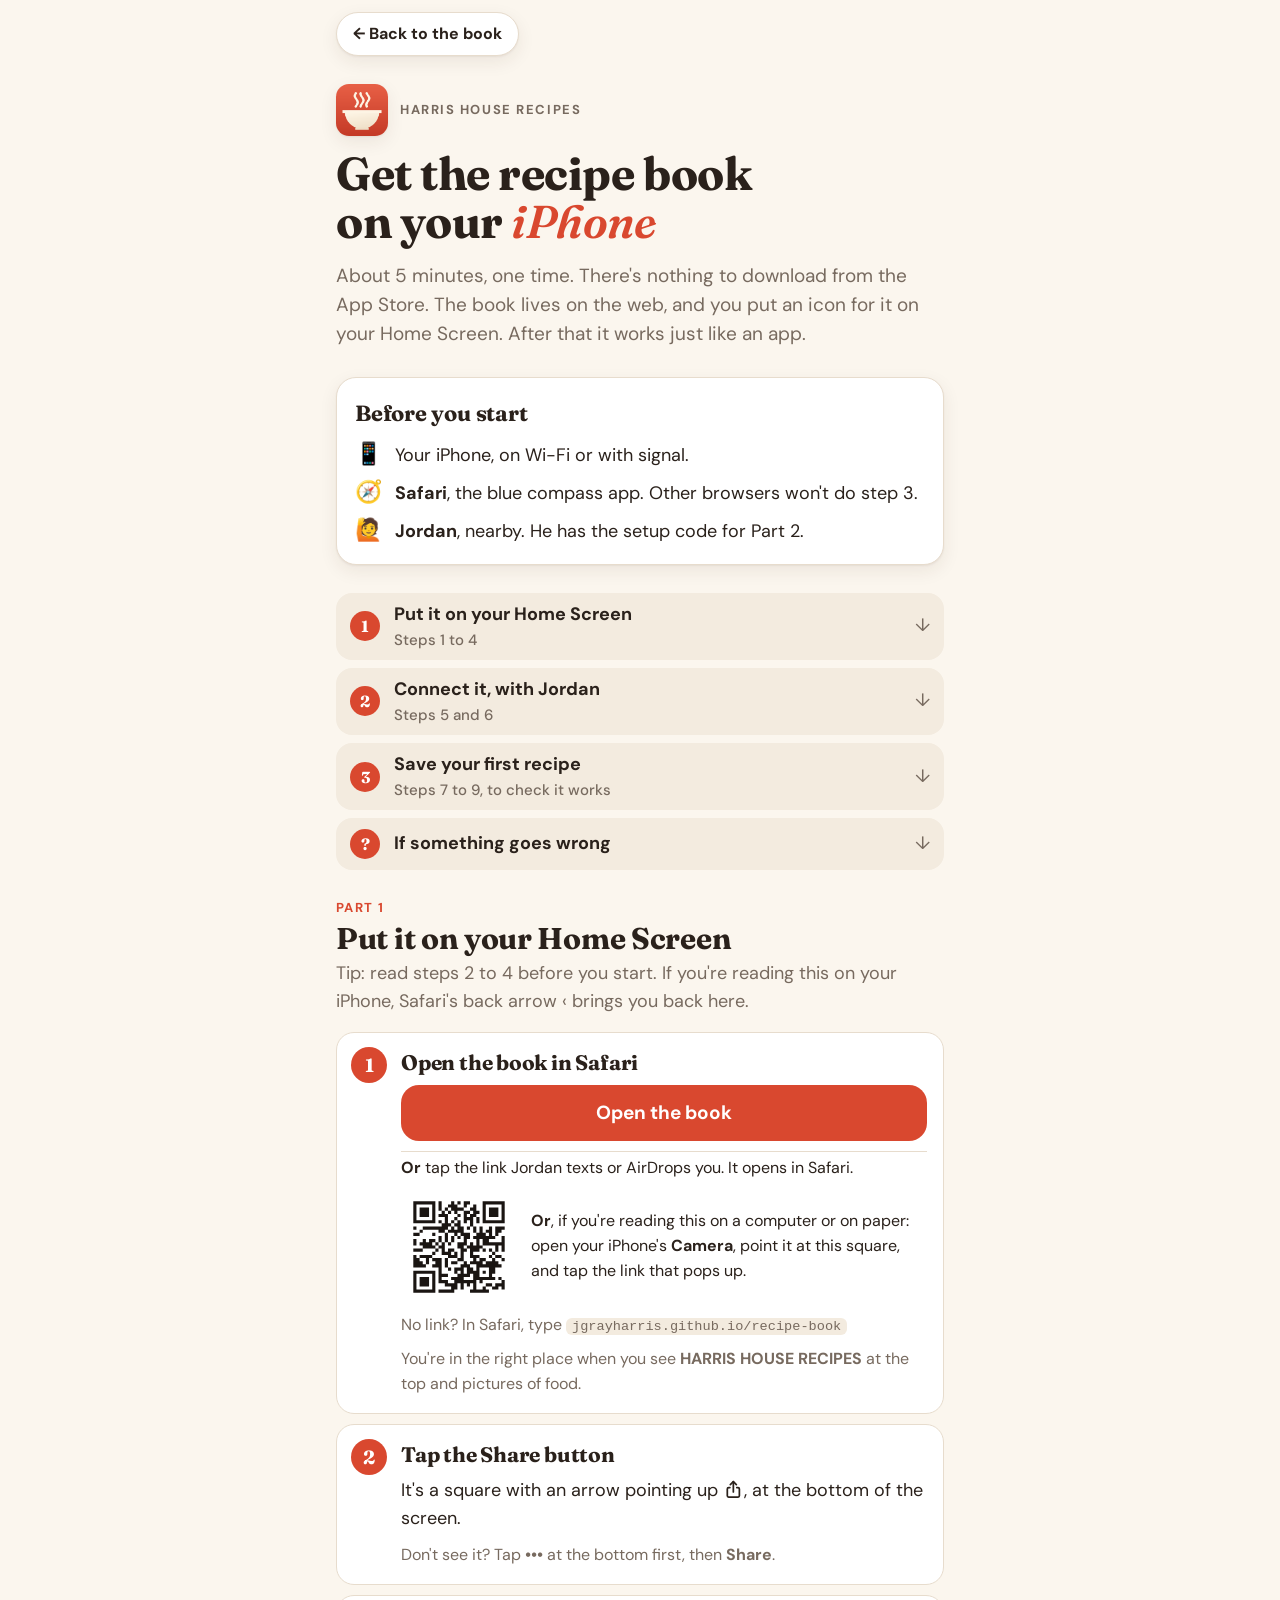
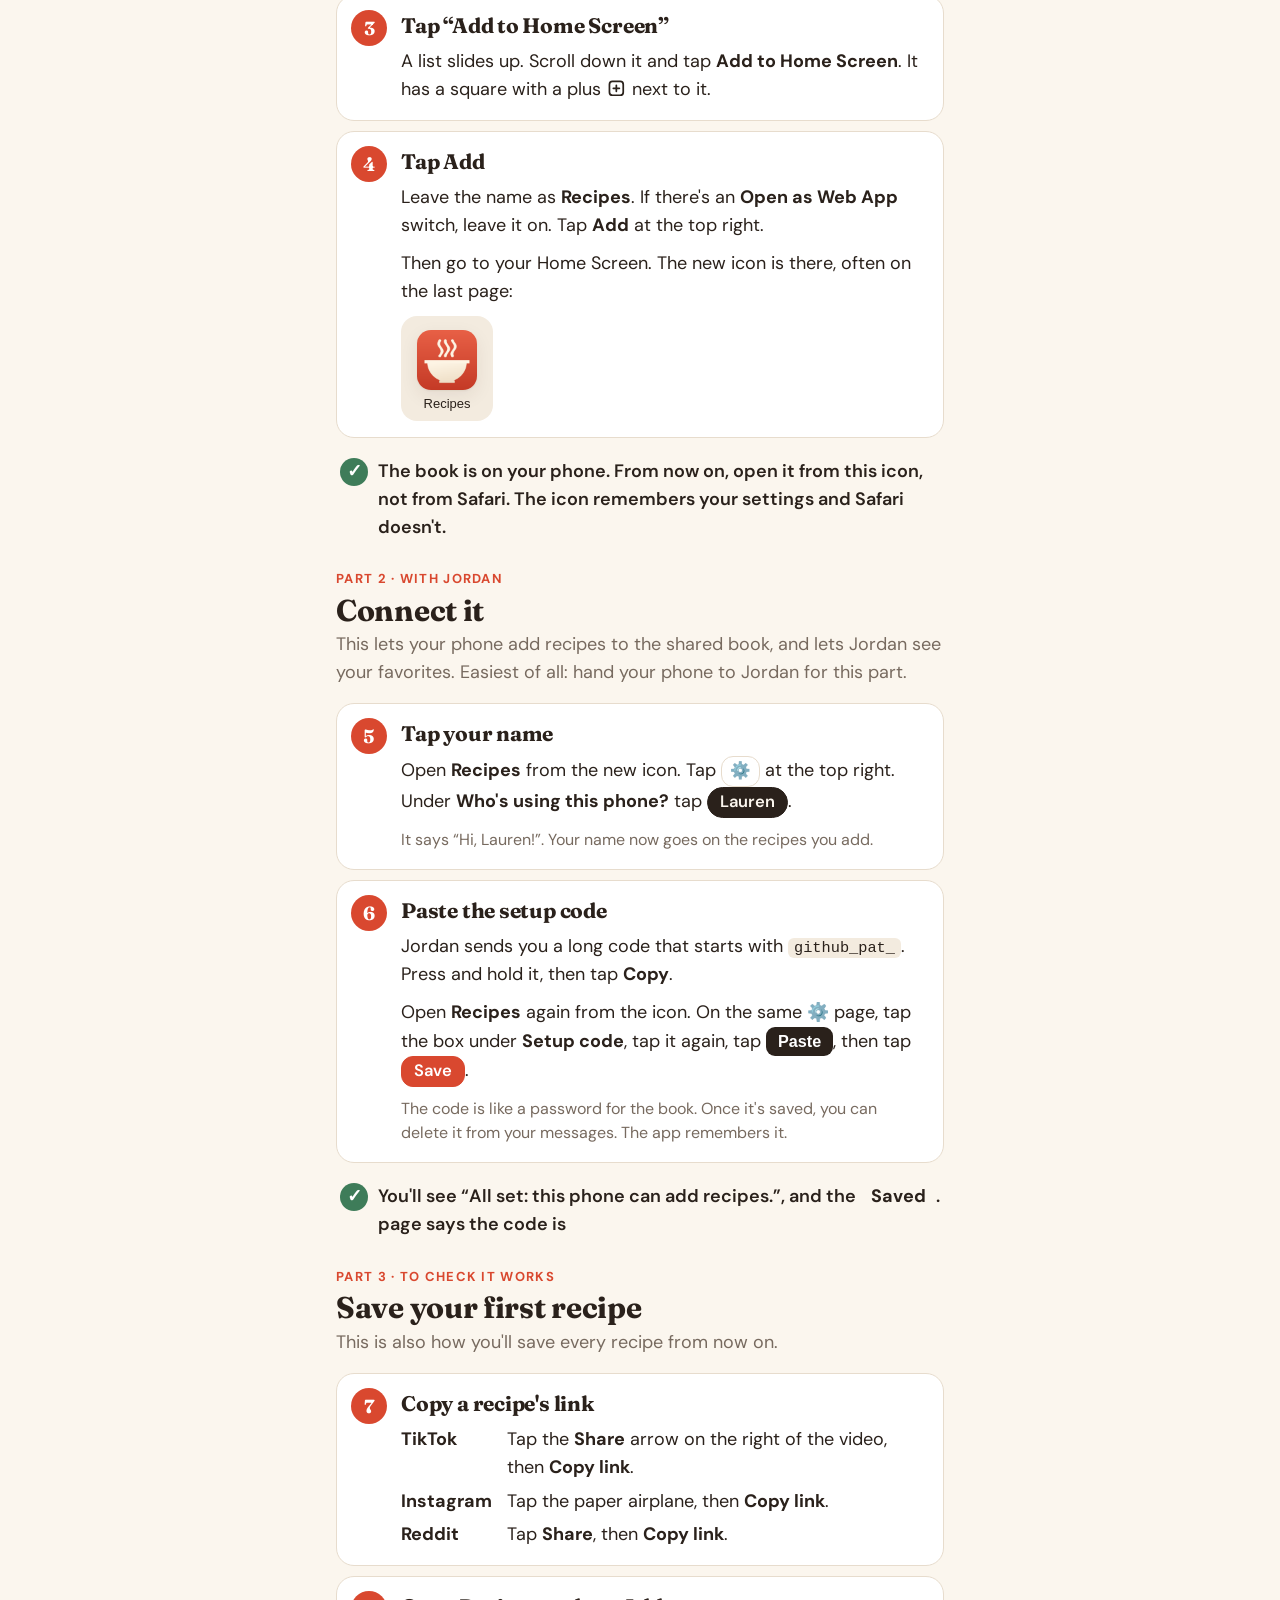
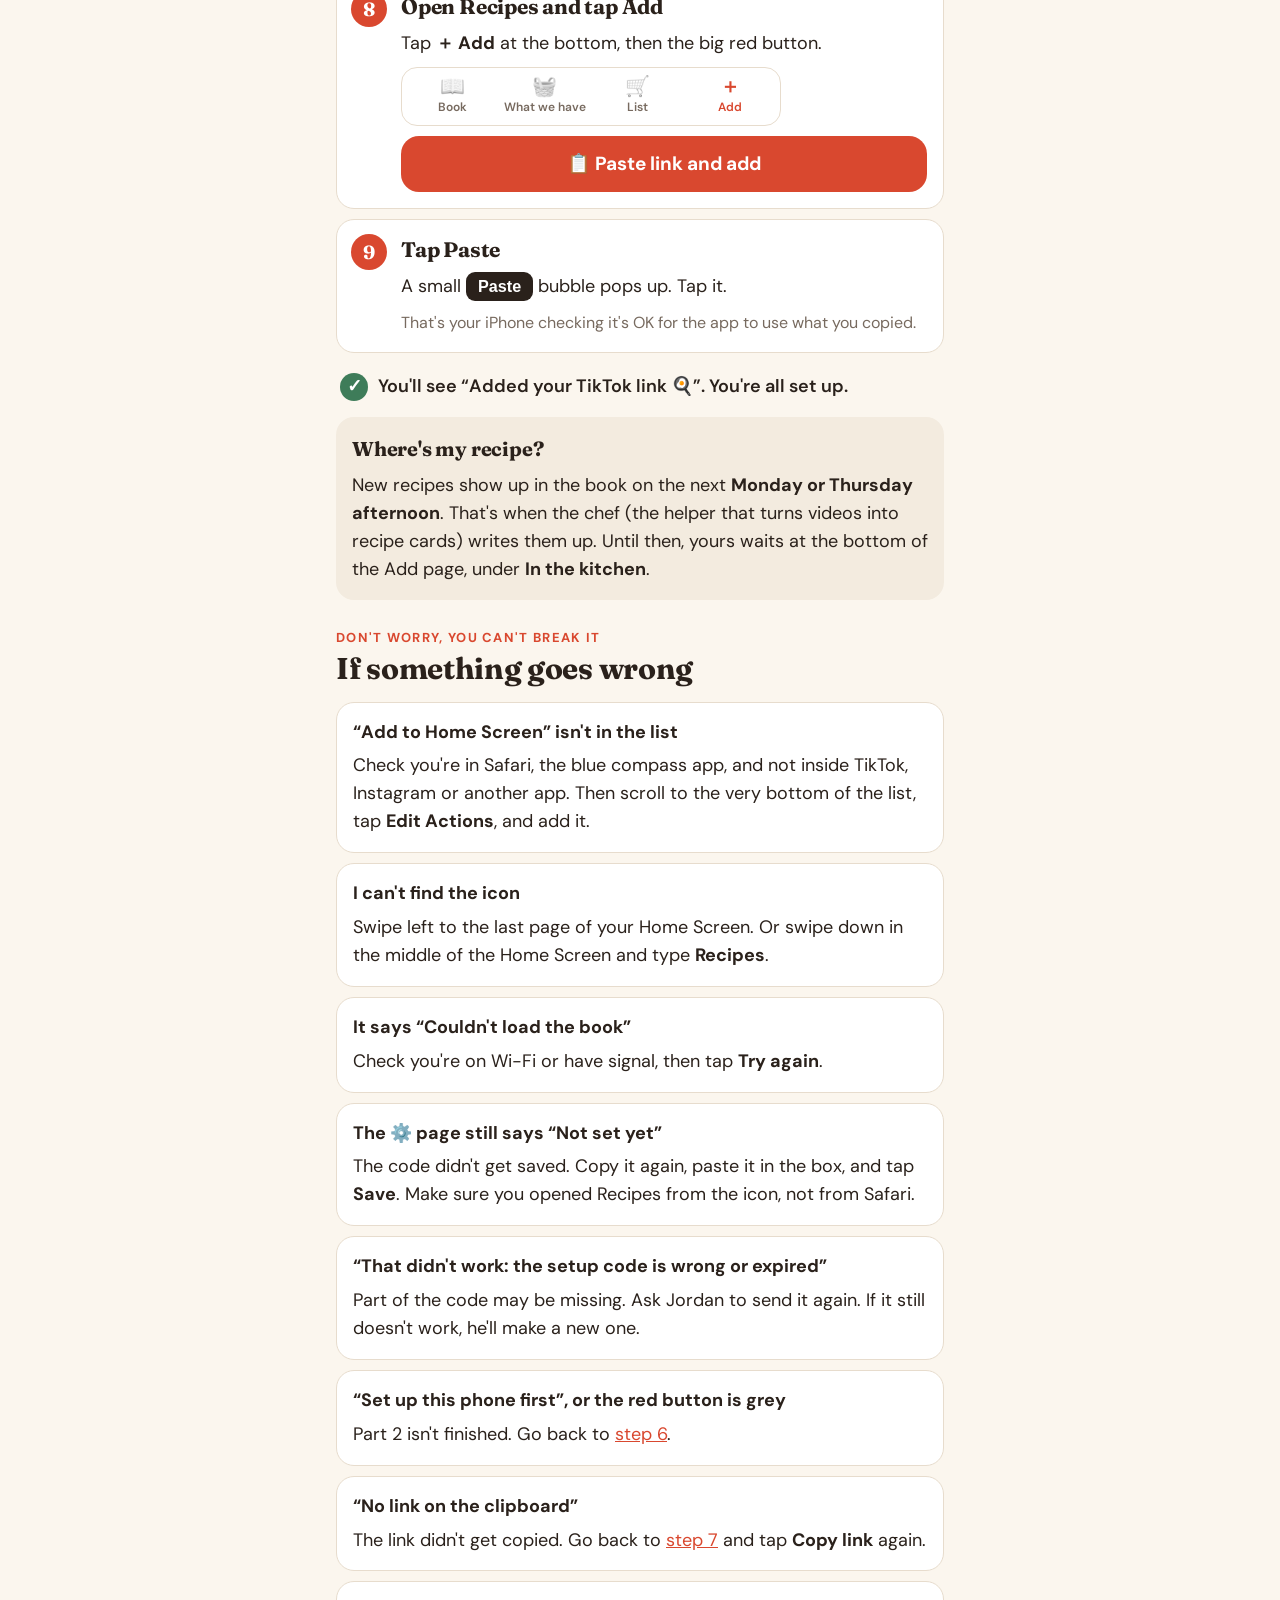
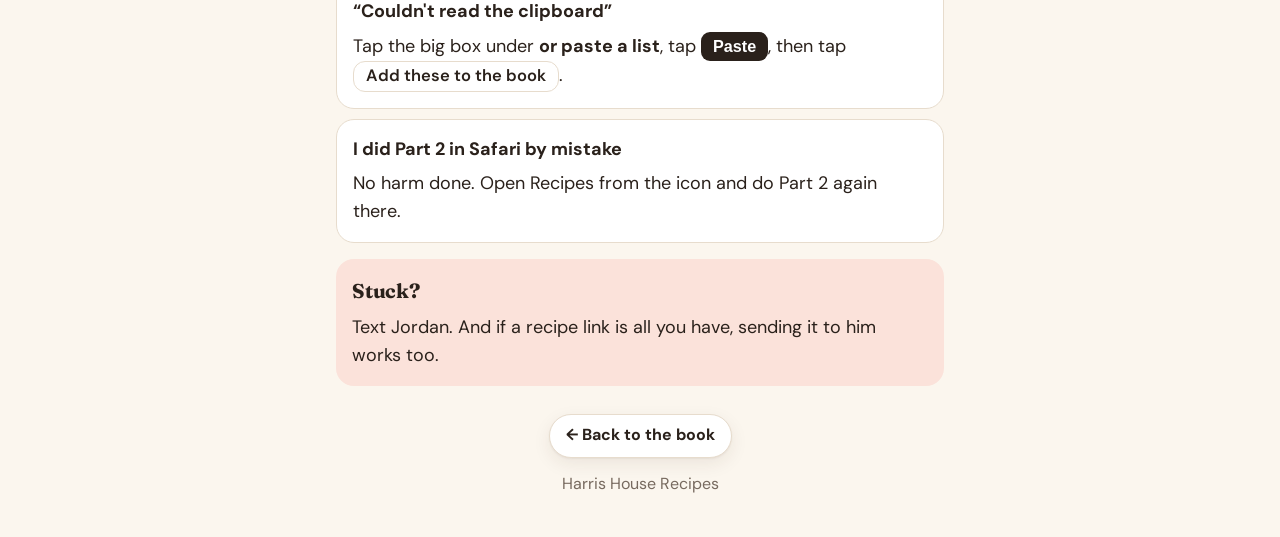
<file: app/setup.html>
<!doctype html>
<html lang="en">
<head>
<meta charset="utf-8">
<meta name="viewport" content="width=device-width, initial-scale=1, viewport-fit=cover">
<meta name="theme-color" content="#fbf6ee" media="(prefers-color-scheme: light)">
<meta name="theme-color" content="#1a1512" media="(prefers-color-scheme: dark)">
<meta name="color-scheme" content="light dark">
<link rel="apple-touch-icon" href="icon-180.png">
<link rel="icon" href="icon-180.png">
<title>Setup Guide · Harris House Recipes</title>
<meta name="claude:viewport-fit-sides" content="cover">
<link rel="preconnect" href="https://fonts.googleapis.com">
<link rel="preconnect" href="https://fonts.gstatic.com" crossorigin>
<link rel="stylesheet" href="https://fonts.googleapis.com/css2?family=DM+Sans:opsz,wght@9..40,400..700&family=Fraunces:opsz,wght@9..144,500..800&display=swap">
<!--
  The setup guide: getting the book onto a new iPhone, connecting it, and saving a first recipe.
  Written for Lauren. A plain page on its own (app.js doesn't run here); Settings and the Add page
  link to it, and it can be texted as jgrayharris.github.io/recipe-book/setup.html.
  Button labels copy the app's real ones: if a label changes in app.js, change it here too.
  The QR code is the book's address (https://jgrayharris.github.io/recipe-book/).
-->
<style>
/* One phone-width column. Three parts of numbered steps, with the app's real buttons copied inline
   so they match what's on screen. Colors and type are the app's own. */
:root {
  --bg: #fbf6ee; --surface: #ffffff; --surface-2: #f3ebdf; --line: #e7dccd;
  --ink: #2a211b; --muted: #776a5f;
  --accent: #d9482f; --accent-ink: #ffffff; --accent-soft: #fbe2da;
  --ok: #3e7c59;
  --bubble: #2a211b; --bubble-ink: #ffffff;
  --qr-bg: #ffffff; --qr-ink: #1a1512;
  --shadow: 0 1px 2px rgba(60, 40, 20, .06), 0 6px 18px rgba(60, 40, 20, .08);
  --display: "Fraunces", Georgia, "Times New Roman", serif;
  --body: "DM Sans", -apple-system, BlinkMacSystemFont, "Segoe UI", Roboto, sans-serif;
}
@media (prefers-color-scheme: dark) {
  :root:not([data-theme="light"]) {
    --bg: #1a1512; --surface: #241d19; --surface-2: #2f2722; --line: #3b312b;
    --ink: #f3eadf; --muted: #b0a296;
    --accent: #f0694f; --accent-ink: #1a1512; --accent-soft: #3d231c;
    --ok: #7cc39a;
    --bubble: #f3eadf; --bubble-ink: #1a1512;
    --shadow: 0 1px 2px rgba(0, 0, 0, .3), 0 6px 18px rgba(0, 0, 0, .25);
    color-scheme: dark;
  }
}
:root[data-theme="dark"] {
  --bg: #1a1512; --surface: #241d19; --surface-2: #2f2722; --line: #3b312b;
  --ink: #f3eadf; --muted: #b0a296;
  --accent: #f0694f; --accent-ink: #1a1512; --accent-soft: #3d231c;
  --ok: #7cc39a;
  --bubble: #f3eadf; --bubble-ink: #1a1512;
  --shadow: 0 1px 2px rgba(0, 0, 0, .3), 0 6px 18px rgba(0, 0, 0, .25);
  color-scheme: dark;
}

* { box-sizing: border-box; }
html { scroll-behavior: smooth; -webkit-text-size-adjust: 100%; }
@media (prefers-reduced-motion: reduce) { html { scroll-behavior: auto; } }
body {
  margin: 0; background: var(--bg); color: var(--ink);
  font: 18px/1.55 var(--body);
  overflow-x: hidden;
}
img { display: block; max-width: 100%; }
.page {
  max-width: 640px; margin: 0 auto;
  padding-left: max(16px, env(safe-area-inset-left, 0px));
  padding-right: max(16px, env(safe-area-inset-right, 0px));
  padding-top: max(12px, env(safe-area-inset-top, 0px));
  padding-bottom: calc(40px + env(safe-area-inset-bottom, 0px));
  display: flex; flex-direction: column; gap: 28px;
}
h1, h2, h3 { font-family: var(--display); font-weight: 700; letter-spacing: -.01em; margin: 0; text-wrap: balance; }
p { margin: 0; }
a { color: var(--accent); }
a:focus-visible { outline: 3px solid var(--accent); outline-offset: 3px; border-radius: 8px; }
b { font-weight: 700; }
.ico { width: 1.15em; height: 1.15em; vertical-align: -0.18em; }

/* ---------- top ---------- */
.back {
  align-self: flex-start; display: inline-flex; align-items: center; gap: 6px;
  min-height: 44px; padding: 0 16px; border-radius: 22px;
  background: var(--surface); border: 1px solid var(--line); box-shadow: var(--shadow);
  color: var(--ink); text-decoration: none; font-size: 16px; font-weight: 700;
}
.hero { display: flex; flex-direction: column; gap: 14px; }
.brand { display: flex; align-items: center; gap: 12px; }
.brand img { width: 52px; height: 52px; border-radius: 13px; box-shadow: var(--shadow); }
.brand span { font-size: 13px; font-weight: 700; letter-spacing: .12em; color: var(--muted); }
.hero h1 { font-size: clamp(34px, 9vw, 46px); line-height: 1.05; }
.hero h1 em { font-style: italic; color: var(--accent); font-weight: 600; }
.hero p { color: var(--muted); font-size: 19px; }

.card {
  background: var(--surface); border: 1px solid var(--line); border-radius: 20px; box-shadow: var(--shadow);
  padding: 18px; display: flex; flex-direction: column; gap: 12px;
}
.card h2 { font-size: 22px; }
.need { margin: 0; padding: 0; list-style: none; display: flex; flex-direction: column; gap: 10px; }
.need li { display: grid; grid-template-columns: 32px 1fr; gap: 8px; align-items: baseline; }
.need li > span:first-child { font-size: 22px; line-height: 1; }

.parts { margin: 0; padding: 0; list-style: none; display: flex; flex-direction: column; gap: 8px; }
.parts a {
  display: grid; grid-template-columns: 34px 1fr auto; gap: 10px; align-items: center;
  min-height: 52px; padding: 8px 14px; border-radius: 16px;
  background: var(--surface-2); color: var(--ink); text-decoration: none;
}
.parts .n { width: 30px; height: 30px; border-radius: 50%; background: var(--accent); color: var(--accent-ink); display: grid; place-items: center; font: 700 16px var(--display); }
.parts .t { font-weight: 700; }
.parts .t small { display: block; font-weight: 500; color: var(--muted); font-size: 15px; }
.parts .arrow { color: var(--muted); }

/* ---------- parts ---------- */
.chapter { display: flex; flex-direction: column; gap: 16px; scroll-margin-top: calc(16px + env(safe-area-inset-top, 0px)); }
.chapter-head { display: flex; flex-direction: column; gap: 4px; }
.chapter-head .when { font-size: 13px; font-weight: 700; letter-spacing: .1em; text-transform: uppercase; color: var(--accent); }
.chapter-head h2 { font-size: 30px; line-height: 1.12; }
.chapter-head p { color: var(--muted); }

.steps { list-style: none; margin: 0; padding: 0; display: flex; flex-direction: column; gap: 10px; }
.steps > li {
  position: relative;
  background: var(--surface); border: 1px solid var(--line); border-radius: 18px;
  padding: 16px 16px 16px 64px; min-width: 0;
  display: flex; flex-direction: column; gap: 10px;
}
.steps > li::before {
  content: attr(data-n); position: absolute; left: 14px; top: 14px;
  width: 36px; height: 36px; border-radius: 50%;
  background: var(--accent); color: var(--accent-ink);
  font: 700 19px/36px var(--display); text-align: center;
}
.steps h3 { font-size: 21px; line-height: 1.25; }
.note { color: var(--muted); font-size: 16px; }
.or { display: flex; flex-direction: column; gap: 8px; padding-top: 4px; border-top: 1px solid var(--line); }
.or p { font-size: 16px; }

.where { margin: 0; padding: 0; list-style: none; display: flex; flex-direction: column; gap: 6px; }
.where li { display: grid; grid-template-columns: 96px 1fr; gap: 10px; align-items: baseline; }
.where li > span:first-child { font-weight: 700; }

.callout { background: var(--accent-soft); border-radius: 18px; padding: 16px; display: flex; flex-direction: column; gap: 8px; }
.callout h3 { font-size: 20px; }
.callout.calm { background: var(--surface-2); }
.done { display: flex; gap: 10px; align-items: flex-start; font-weight: 600; padding: 4px 4px 0; }
.done::before { content: "✓"; display: inline-grid; place-items: center; flex: none; width: 28px; height: 28px; border-radius: 50%; background: var(--ok); color: var(--surface); font-weight: 700; }

/* ---------- copies of what's on screen ---------- */
.ui {
  display: inline-flex; align-items: center; gap: 6px; vertical-align: baseline;
  padding: 2px 12px; border-radius: 12px; line-height: 1.5;
  background: var(--surface); border: 1px solid var(--line); color: var(--ink);
  font-weight: 600; font-size: .92em; white-space: nowrap;
}
.ui.primary { background: var(--accent); border-color: var(--accent); color: var(--accent-ink); }
.ui.chip { border-radius: 18px; }
.ui.chip.on { background: var(--ink); border-color: var(--ink); color: var(--bg); }
.ui.icon { padding: 2px 8px; }
.bubble {
  display: inline-block; padding: 2px 12px; border-radius: 9px; vertical-align: baseline;
  background: var(--bubble); color: var(--bubble-ink); font-weight: 600; font-size: .9em;
  font-family: -apple-system, BlinkMacSystemFont, "Segoe UI", sans-serif;
}
.big-btn {
  display: flex; align-items: center; justify-content: center; gap: 8px;
  min-height: 56px; padding: 0 18px; border-radius: 18px; font-size: 19px; font-weight: 700;
  background: var(--accent); color: var(--accent-ink); text-decoration: none;
}
.code { font-family: ui-monospace, "SF Mono", Menlo, Consolas, monospace; font-size: .85em; background: var(--surface-2); padding: 1px 6px; border-radius: 6px; overflow-wrap: anywhere; }
.homeicon { display: flex; flex-direction: column; align-items: center; gap: 6px; width: 92px; padding: 14px 0 10px; border-radius: 16px; background: var(--surface-2); }
.homeicon img { width: 60px; height: 60px; border-radius: 14px; box-shadow: var(--shadow); }
.homeicon span { font: 500 13px -apple-system, BlinkMacSystemFont, "Segoe UI", sans-serif; }
.qr { display: grid; grid-template-columns: 116px 1fr; gap: 14px; align-items: center; }
.qr svg { width: 116px; height: 116px; padding: 6px; border-radius: 12px; background: var(--qr-bg); color: var(--qr-ink); }

.tabbar {
  display: grid; grid-template-columns: repeat(4, 1fr); width: 100%; max-width: 380px;
  background: var(--surface); border: 1px solid var(--line); border-radius: 16px; padding: 8px 4px;
}
.tabbar span { display: flex; flex-direction: column; align-items: center; gap: 2px; font-size: 12px; font-weight: 600; color: var(--muted); }
.tabbar span i { font-style: normal; font-size: 20px; line-height: 1; filter: grayscale(1); opacity: .6; }
.tabbar span.on { color: var(--accent); }
.tabbar span.on i { filter: none; opacity: 1; }

.fixes { display: flex; flex-direction: column; gap: 10px; }
.fix { background: var(--surface); border: 1px solid var(--line); border-radius: 18px; padding: 16px; display: flex; flex-direction: column; gap: 6px; }
.fix .see { font-weight: 700; }

.foot { display: flex; flex-direction: column; align-items: center; gap: 14px; color: var(--muted); font-size: 16px; text-align: center; }
.foot .back { align-self: center; }

@media (max-width: 420px) {
  body { font-size: 17px; }
  .steps > li { padding-left: 58px; }
  .steps > li::before { left: 12px; }
  .where li { grid-template-columns: 1fr; gap: 0; }
  .qr { grid-template-columns: 1fr; }
}
</style>
</head>
<body>
<div class="page">

  <a class="back" href="./">← Back to the book</a>

  <header class="hero">
    <div class="brand"><img src="icon-180.png" alt="The Recipes app icon: a red square with a white soup bowl"><span>HARRIS HOUSE RECIPES</span></div>
    <h1>Get the recipe book on your <em>iPhone</em></h1>
    <p>About 5 minutes, one time. There's nothing to download from the App Store. The book lives on the web, and you put an icon for it on your Home Screen. After that it works just like an app.</p>
  </header>

  <section class="card" aria-labelledby="need-h">
    <h2 id="need-h">Before you start</h2>
    <ul class="need">
      <li><span>📱</span><span>Your iPhone, on Wi-Fi or with signal.</span></li>
      <li><span>🧭</span><span><b>Safari</b>, the blue compass app. Other browsers won't do step 3.</span></li>
      <li><span>🙋</span><span><b>Jordan</b>, nearby. He has the setup code for Part 2.</span></li>
    </ul>
  </section>

  <nav aria-label="The three parts">
    <ol class="parts">
      <li><a href="#home"><span class="n">1</span><span class="t">Put it on your Home Screen<small>Steps 1 to 4</small></span><span class="arrow">↓</span></a></li>
      <li><a href="#connect"><span class="n">2</span><span class="t">Connect it, with Jordan<small>Steps 5 and 6</small></span><span class="arrow">↓</span></a></li>
      <li><a href="#try"><span class="n">3</span><span class="t">Save your first recipe<small>Steps 7 to 9, to check it works</small></span><span class="arrow">↓</span></a></li>
      <li><a href="#help"><span class="n">?</span><span class="t">If something goes wrong</span><span class="arrow">↓</span></a></li>
    </ol>
  </nav>

  <!-- ---------- Part 1 ---------- -->
  <section class="chapter" id="home">
    <div class="chapter-head">
      <span class="when">Part 1</span>
      <h2>Put it on your Home Screen</h2>
      <p>Tip: read steps 2 to 4 before you start. If you're reading this on your iPhone, Safari's back arrow ‹ brings you back here.</p>
    </div>
    <ol class="steps">
      <li data-n="1">
        <h3>Open the book in Safari</h3>
        <a class="big-btn" href="./">Open the book</a>
        <div class="or">
          <p><b>Or</b> tap the link Jordan texts or AirDrops you. It opens in Safari.</p>
          <div class="qr">
            <svg xmlns="http://www.w3.org/2000/svg" viewBox="0 0 33 33" role="img" aria-label="QR code for the recipe book's address"><path stroke="currentColor" d="M2 2.5h7m1 0h1m3 0h1m1 0h1m1 0h2m4 0h7m-29 1h1m5 0h1m1 0h1m2 0h3m2 0h1m2 0h1m2 0h1m5 0h1m-29 1h1m1 0h3m1 0h1m1 0h1m1 0h1m1 0h4m2 0h2m2 0h1m1 0h3m1 0h1m-29 1h1m1 0h3m1 0h1m2 0h1m1 0h1m1 0h1m2 0h2m1 0h2m1 0h1m1 0h3m1 0h1m-29 1h1m1 0h3m1 0h1m1 0h3m3 0h1m1 0h1m1 0h2m2 0h1m1 0h3m1 0h1m-29 1h1m5 0h1m3 0h1m2 0h1m2 0h3m1 0h1m1 0h1m5 0h1m-29 1h7m1 0h1m1 0h1m1 0h1m1 0h1m1 0h1m1 0h1m1 0h1m1 0h7m-20 1h3m1 0h2m3 0h1m-19 1h1m2 0h8m1 0h1m1 0h2m1 0h1m1 0h1m1 0h1m2 0h1m1 0h3m-27 1h1m5 0h2m1 0h5m3 0h1m1 0h1m1 0h2m1 0h2m-28 1h2m4 0h1m3 0h1m2 0h1m1 0h3m2 0h3m1 0h1m1 0h1m-19 1h1m1 0h1m1 0h1m1 0h1m1 0h2m1 0h7m2 0h1m-29 1h1m2 0h1m1 0h2m1 0h1m1 0h1m1 0h1m3 0h1m3 0h1m1 0h2m4 0h1m-29 1h1m1 0h4m1 0h1m1 0h1m1 0h1m2 0h3m1 0h1m1 0h1m1 0h7m-26 1h4m1 0h2m4 0h2m1 0h5m4 0h1m1 0h1m-29 1h3m4 0h1m1 0h1m1 0h2m2 0h2m1 0h3m1 0h1m1 0h1m1 0h1m1 0h1m-23 1h1m2 0h3m1 0h1m1 0h1m2 0h1m6 0h1m-26 1h1m1 0h4m5 0h3m1 0h1m2 0h3m3 0h1m1 0h2m-28 1h2m2 0h1m1 0h3m1 0h1m3 0h2m3 0h1m1 0h2m2 0h1m2 0h1m-29 1h3m1 0h1m2 0h2m1 0h1m1 0h2m2 0h1m1 0h4m1 0h4m-27 1h4m2 0h3m1 0h1m4 0h3m2 0h8m-20 1h1m2 0h1m1 0h3m1 0h2m1 0h1m3 0h2m-26 1h7m1 0h1m4 0h1m1 0h1m1 0h4m1 0h1m1 0h2m-26 1h1m5 0h1m1 0h3m3 0h4m1 0h2m3 0h1m-25 1h1m1 0h3m1 0h1m1 0h1m3 0h4m3 0h7m1 0h1m-28 1h1m1 0h3m1 0h1m1 0h3m2 0h7m1 0h1m6 0h1m-29 1h1m1 0h3m1 0h1m3 0h4m1 0h1m1 0h1m1 0h1m3 0h2m1 0h3m-29 1h1m5 0h1m5 0h2m1 0h1m3 0h1m2 0h1m2 0h2m1 0h1m-29 1h7m1 0h5m5 0h6"/></svg>
            <p><b>Or</b>, if you're reading this on a computer or on paper: open your iPhone's <b>Camera</b>, point it at this square, and tap the link that pops up.</p>
          </div>
          <p class="note">No link? In Safari, type <span class="code">jgrayharris.github.io/recipe-book</span></p>
        </div>
        <p class="note">You're in the right place when you see <b>HARRIS HOUSE RECIPES</b> at the top and pictures of food.</p>
      </li>
      <li data-n="2">
        <h3>Tap the Share button</h3>
        <p>It's a square with an arrow pointing up <svg class="ico" viewBox="0 0 24 24" fill="none" stroke="currentColor" stroke-width="2" stroke-linecap="round" stroke-linejoin="round" role="img" aria-label="Share"><path d="M8 10H6.5a1.5 1.5 0 0 0-1.5 1.5v8A1.5 1.5 0 0 0 6.5 21h11a1.5 1.5 0 0 0 1.5-1.5v-8a1.5 1.5 0 0 0-1.5-1.5H16"/><path d="M12 3v12"/><path d="M8.5 6.5 12 3l3.5 3.5"/></svg>, at the bottom of the screen.</p>
        <p class="note">Don't see it? Tap <b>•••</b> at the bottom first, then <b>Share</b>.</p>
      </li>
      <li data-n="3">
        <h3>Tap “Add to Home Screen”</h3>
        <p>A list slides up. Scroll down it and tap <b>Add to Home Screen</b>. It has a square with a plus <svg class="ico" viewBox="0 0 24 24" fill="none" stroke="currentColor" stroke-width="2" stroke-linecap="round" role="img" aria-label="Add to Home Screen"><rect x="4" y="4" width="16" height="16" rx="3.5"/><path d="M12 8.5v7M8.5 12h7"/></svg> next to it.</p>
      </li>
      <li data-n="4">
        <h3>Tap Add</h3>
        <p>Leave the name as <b>Recipes</b>. If there's an <b>Open as Web App</b> switch, leave it on. Tap <b>Add</b> at the top right.</p>
        <p>Then go to your Home Screen. The new icon is there, often on the last page:</p>
        <div class="homeicon"><img src="icon-180.png" alt="The Recipes icon"><span>Recipes</span></div>
      </li>
    </ol>
    <p class="done">The book is on your phone. From now on, open it from this icon, not from Safari. The icon remembers your settings and Safari doesn't.</p>
  </section>

  <!-- ---------- Part 2 ---------- -->
  <section class="chapter" id="connect">
    <div class="chapter-head">
      <span class="when">Part 2 · with Jordan</span>
      <h2>Connect it</h2>
      <p>This lets your phone add recipes to the shared book, and lets Jordan see your favorites. Easiest of all: hand your phone to Jordan for this part.</p>
    </div>
    <ol class="steps">
      <li data-n="5">
        <h3>Tap your name</h3>
        <p>Open <b>Recipes</b> from the new icon. Tap <span class="ui icon">⚙️</span> at the top right. Under <b>Who's using this phone?</b> tap <span class="ui chip on">Lauren</span>.</p>
        <p class="note">It says “Hi, Lauren!”. Your name now goes on the recipes you add.</p>
      </li>
      <li data-n="6">
        <h3>Paste the setup code</h3>
        <p>Jordan sends you a long code that starts with <span class="code">github_pat_</span>. Press and hold it, then tap <b>Copy</b>.</p>
        <p>Open <b>Recipes</b> again from the icon. On the same ⚙️ page, tap the box under <b>Setup code</b>, tap it again, tap <span class="bubble">Paste</span>, then tap <span class="ui primary">Save</span>.</p>
        <p class="note">The code is like a password for the book. Once it's saved, you can delete it from your messages. The app remembers it.</p>
      </li>
    </ol>
    <p class="done">You'll see “All set: this phone can add recipes.”, and the page says the code is <b>Saved</b>.</p>
  </section>

  <!-- ---------- Part 3 ---------- -->
  <section class="chapter" id="try">
    <div class="chapter-head">
      <span class="when">Part 3 · to check it works</span>
      <h2>Save your first recipe</h2>
      <p>This is also how you'll save every recipe from now on.</p>
    </div>
    <ol class="steps">
      <li data-n="7">
        <h3>Copy a recipe's link</h3>
        <ul class="where">
          <li><span>TikTok</span><span>Tap the <b>Share</b> arrow on the right of the video, then <b>Copy link</b>.</span></li>
          <li><span>Instagram</span><span>Tap the paper airplane, then <b>Copy link</b>.</span></li>
          <li><span>Reddit</span><span>Tap <b>Share</b>, then <b>Copy link</b>.</span></li>
        </ul>
      </li>
      <li data-n="8">
        <h3>Open Recipes and tap Add</h3>
        <p>Tap <b>＋ Add</b> at the bottom, then the big red button.</p>
        <div class="tabbar" aria-hidden="true">
          <span><i>📖</i>Book</span><span><i>🧺</i>What we have</span><span><i>🛒</i>List</span><span class="on"><i>＋</i>Add</span>
        </div>
        <div class="big-btn" aria-hidden="true">📋 Paste link and add</div>
      </li>
      <li data-n="9">
        <h3>Tap Paste</h3>
        <p>A small <span class="bubble">Paste</span> bubble pops up. Tap it.</p>
        <p class="note">That's your iPhone checking it's OK for the app to use what you copied.</p>
      </li>
    </ol>
    <p class="done">You'll see “Added your TikTok link 🍳”. You're all set up.</p>
    <div class="callout calm">
      <h3>Where's my recipe?</h3>
      <p>New recipes show up in the book on the next <b>Monday or Thursday afternoon</b>. That's when the chef (the helper that turns videos into recipe cards) writes them up. Until then, yours waits at the bottom of the Add page, under <b>In the kitchen</b>.</p>
    </div>
  </section>

  <!-- ---------- Help ---------- -->
  <section class="chapter" id="help">
    <div class="chapter-head">
      <span class="when">Don't worry, you can't break it</span>
      <h2>If something goes wrong</h2>
    </div>
    <div class="fixes">
      <div class="fix"><p class="see">“Add to Home Screen” isn't in the list</p><p>Check you're in Safari, the blue compass app, and not inside TikTok, Instagram or another app. Then scroll to the very bottom of the list, tap <b>Edit Actions</b>, and add it.</p></div>
      <div class="fix"><p class="see">I can't find the icon</p><p>Swipe left to the last page of your Home Screen. Or swipe down in the middle of the Home Screen and type <b>Recipes</b>.</p></div>
      <div class="fix"><p class="see">It says “Couldn't load the book”</p><p>Check you're on Wi-Fi or have signal, then tap <b>Try again</b>.</p></div>
      <div class="fix"><p class="see">The ⚙️ page still says “Not set yet”</p><p>The code didn't get saved. Copy it again, paste it in the box, and tap <b>Save</b>. Make sure you opened Recipes from the icon, not from Safari.</p></div>
      <div class="fix"><p class="see">“That didn't work: the setup code is wrong or expired”</p><p>Part of the code may be missing. Ask Jordan to send it again. If it still doesn't work, he'll make a new one.</p></div>
      <div class="fix"><p class="see">“Set up this phone first”, or the red button is grey</p><p>Part 2 isn't finished. Go back to <a href="#connect">step 6</a>.</p></div>
      <div class="fix"><p class="see">“No link on the clipboard”</p><p>The link didn't get copied. Go back to <a href="#try">step 7</a> and tap <b>Copy link</b> again.</p></div>
      <div class="fix"><p class="see">“Couldn't read the clipboard”</p><p>Tap the big box under <b>or paste a list</b>, tap <span class="bubble">Paste</span>, then tap <span class="ui">Add these to the book</span>.</p></div>
      <div class="fix"><p class="see">I did Part 2 in Safari by mistake</p><p>No harm done. Open Recipes from the icon and do Part 2 again there.</p></div>
    </div>
    <div class="callout">
      <h3>Stuck?</h3>
      <p>Text Jordan. And if a recipe link is all you have, sending it to him works too.</p>
    </div>
  </section>

  <footer class="foot">
    <a class="back" href="./">← Back to the book</a>
    <p>Harris House Recipes</p>
  </footer>
</div>
</body>
</html>
</file>
